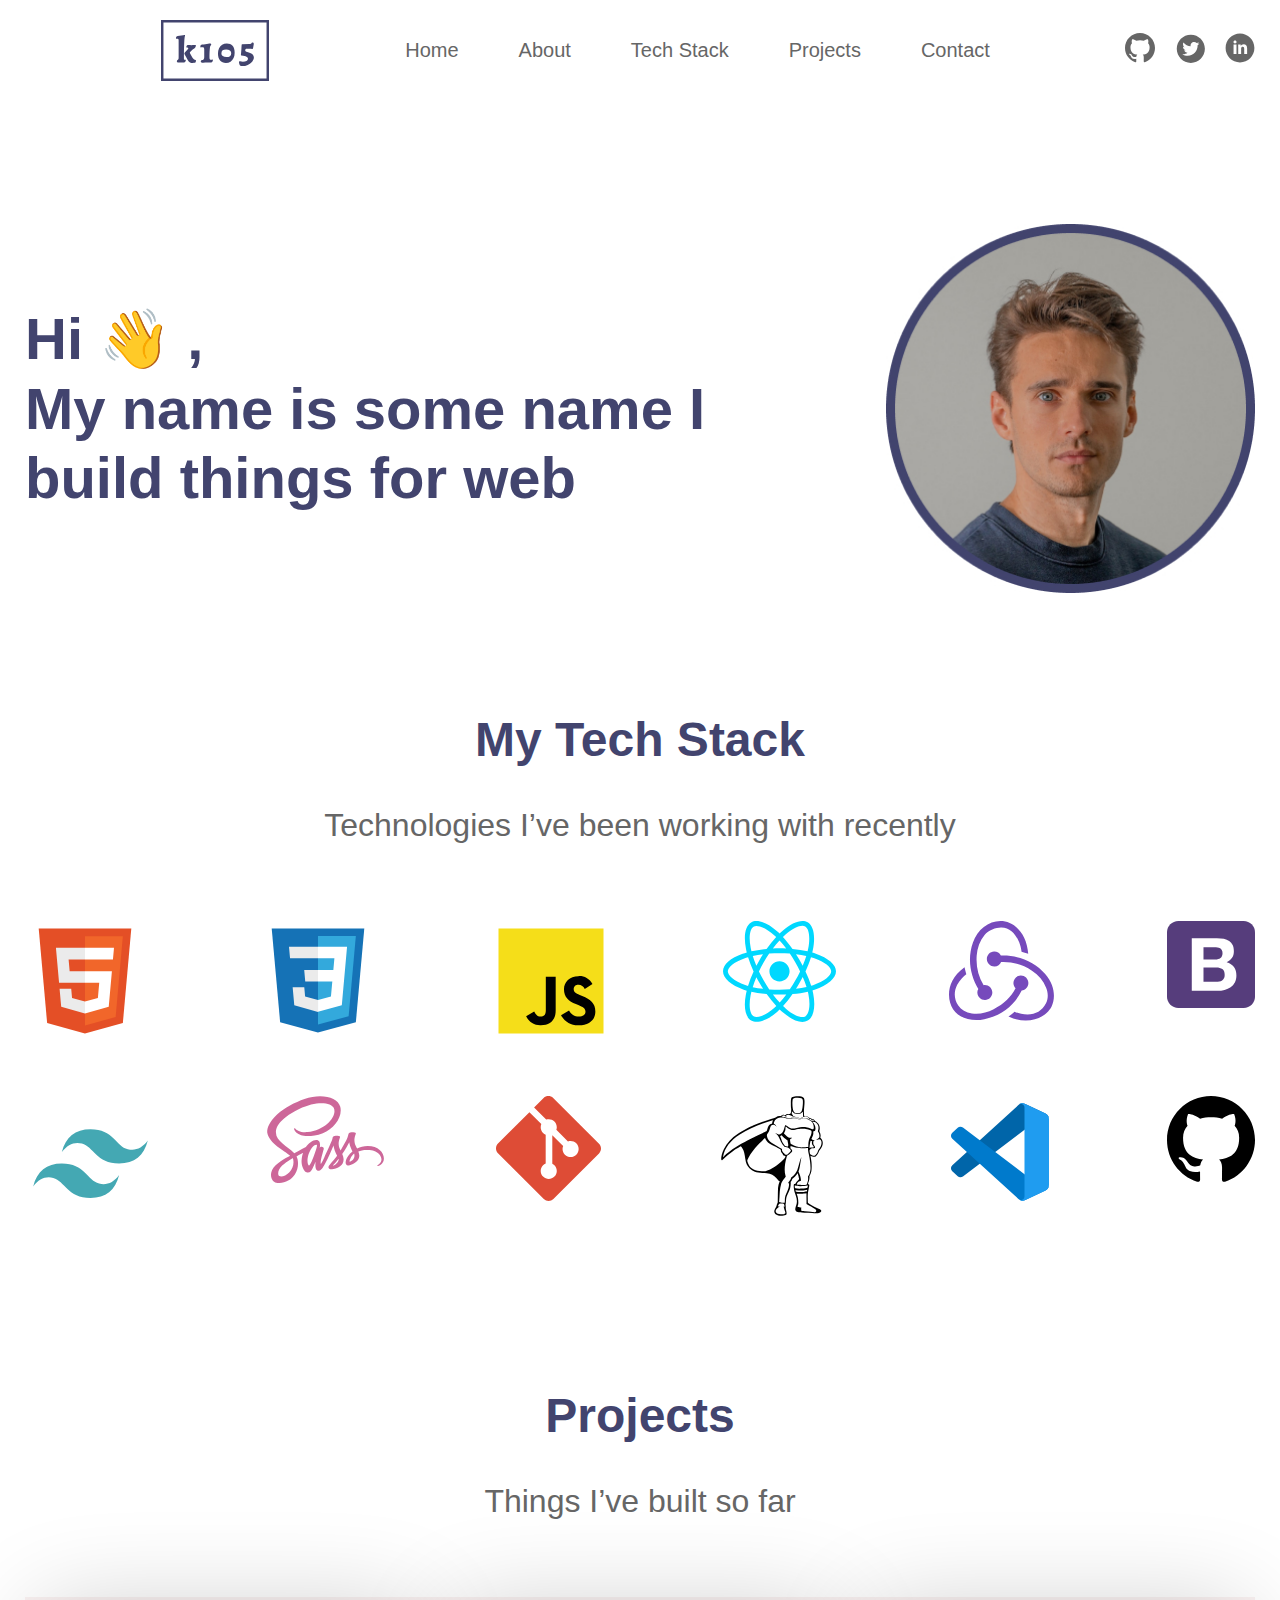
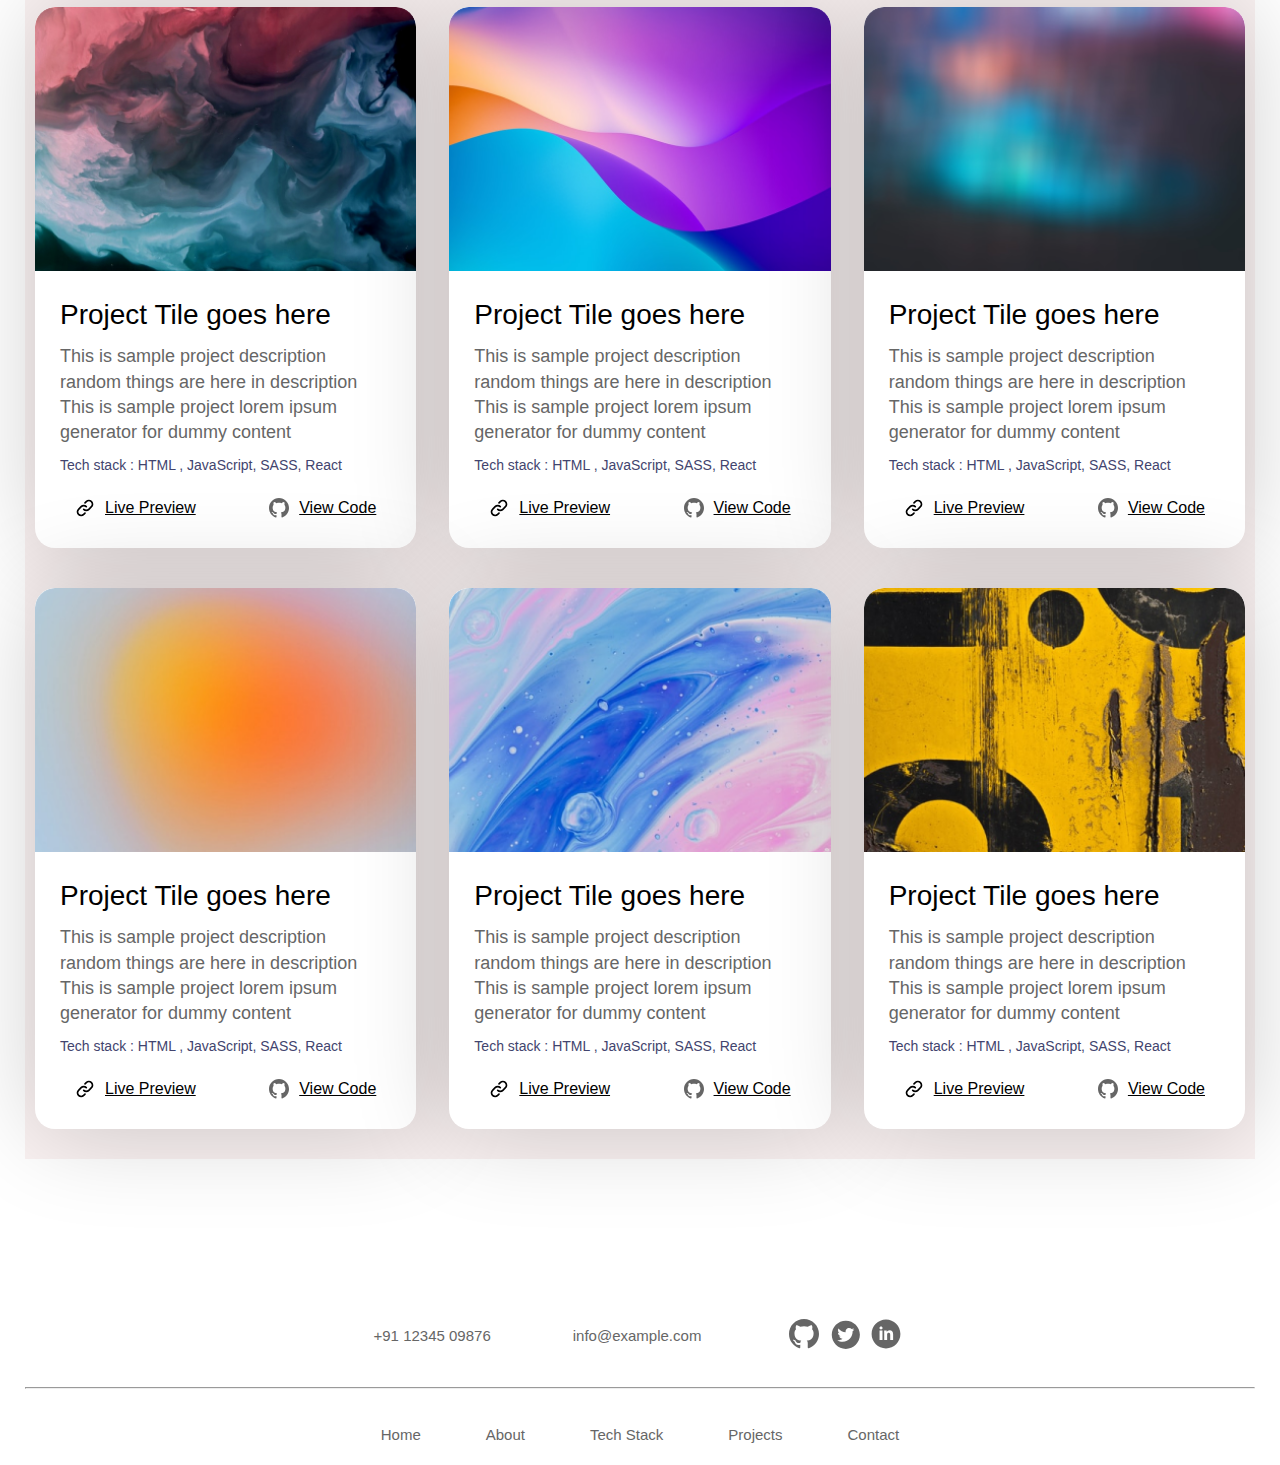
<file: index.html>
<!DOCTYPE html>
<html lang="en">
<head>
    <meta charset="UTF-8">
    <meta http-equiv="X-UA-Compatible" content="IE=edge">
    <meta name="viewport" content="width=device-width, user-scalable=no, initial-scale=1.0, maximum-scale=1.0, minimum-scale=1.0">
    <link rel="stylesheet" href="css/style.css">
    <title>Portfolio</title>
</head>
<body>
    <div class="container">
        
        <header class="header">
            <div class="overlay"></div>
            <a href="" class="logo">
                <img src="./img/svg/logo.svg" alt="">
            </a>
            <nav class="nav">
                <ul class="list">
                    <li class="item">
                        <a class="link" href="./index.html">Home</a>
                    </li>
                    <li class="item">
                        <a class="link" href="./about.html">About</a>
                    </li>
                    <li class="item">
                        <a class="link" href="./my-tech-stack.html">Tech Stack</a>
                    </li>
                    <li class="item">
                        <a class="link" href="./projects.html">Projects</a>
                    </li>
                    <li class="item">
                        <a class="link" href="./contact.html">Contact</a>
                    </li>
                </ul>
            </nav>

            <ul class="social-list">
                <li class="item">
                    <a href="">
                        <img class="icon" src="./img/svg/github.svg" alt="">
                    </a>
                </li>
                <li class="item">
                    <a href="">
                        <img class="icon" src="./img/svg/twitter.svg" alt="">
                    </a>
                </li>
                <li class="item">
                    <a href="">
                        <img class="icon" src="./img/svg/linkedin.svg" alt="">
                    </a>
                </li>
            </ul>

            <button class="nav-btn">
                <span class="nav-btn-line"></span>
                <span class="nav-btn-line"></span>
                <span class="nav-btn-line"></span>
            </button>
        </header>

        <section class="hero-section">

            <h1 class="h1 title">Hi 👋 ,<br>My name is some name I build things for web</h1>
            <img src="./img/jpg/author.jpg" alt="">

        </section>

        <section class="tech-stack-section section">

            <h2 class="h2 title">My Tech Stack</h2>
            <p class="subtitle">Technologies I’ve been working with recently</p>
            <div class="tech-stack-list-flex">
                <ul class="tech-stack-list">
                    <li class="tech-stack-item">
                        <img src="./img/svg/html.svg" alt="">
                    </li>
                    <li class="tech-stack-item">
                        <img src="./img/svg/css.svg" alt="">
                    </li>
                    <li class="tech-stack-item">
                        <img src="./img/svg/js.svg" alt="">
                    </li>
                    <li class="tech-stack-item">
                        <img src="./img/svg/react.svg" alt="">
                    </li>
                    <li class="tech-stack-item">
                        <img src="./img/svg/redux.svg" alt="">
                    </li>
                    <li class="tech-stack-item">
                        <img src="./img/svg/bootstrap.svg" alt="">
                    </li>
                </ul>
    
                <ul class="tech-stack-list">
                    <li class="tech-stack-item">
                        <img src="./img/svg/tailwind.svg" alt="">
                    </li>
                    <li class="tech-stack-item">
                        <img src="./img/svg/sass.svg" alt="">
                    </li>
                    <li class="tech-stack-item">
                        <img src="./img/svg/git.svg" alt="">
                    </li>
                    <li class="tech-stack-item">
                        <img src="./img/svg/greensock.svg" alt="">
                    </li>
                    <li class="tech-stack-item">
                        <img src="./img/svg/vscode.svg" alt="">
                    </li>
                    <li class="tech-stack-item">
                        <img src="./img/svg/github-fill.svg" alt="">
                    </li>
                </ul>
            </div>

            <ul class="tech-stack-list-adaptive">
                <li class="tech-stack-item">
                    <img src="./img/svg/redux.svg" alt="">
                </li>
                <li class="tech-stack-item">
                    <img src="./img/svg/bootstrap.svg" alt="">
                </li>
                <li class="tech-stack-item">
                    <img src="./img/svg/vscode.svg" alt="">
                </li>
                <li class="tech-stack-item">
                    <img src="./img/svg/github-fill.svg" alt="">
                </li>
            </ul>

        </section>

        <section class="projects-section section">
            <h2 class="h2 title">Projects</h2>
            <p class="subtitle">Things I’ve built so far</p>
            <div class="inner">
                <article class="project-card">
                    <img class="img" src="./img/jpg/projects/1.jpg" alt="">
                    <div class="content">
                        <h3 class="name">Project Tile goes here</h3>
                        <p class="desc">This is sample project description random
                        things are here in description This is sample project lorem ipsum generator for
                        dummy content</p>
                        <p class="stack"><b>Tech stack</b> : HTML , JavaScript, SASS, React</p>
                        <div class="actions">
                            <a href="" class="link">
                                <img class="icon" src="./img/svg/link.svg" alt="">Live Preview
                            </a>
                            <a href="" class="link">
                                <img class="icon" src="./img/svg/github.svg" alt="">View Code
                            </a>
                        </div>
                    </div>
                </article>
                <article class="project-card">
                    <img class="img" src="./img/jpg/projects/2.jpg" alt="">
                    <div class="content">
                        <h3 class="name">Project Tile goes here</h3>
                        <p class="desc">This is sample project description random
                        things are here in description This is sample project lorem ipsum generator for
                        dummy content</p>
                        <p class="stack"><b>Tech stack</b> : HTML , JavaScript, SASS,  React</p>
                        <div class="actions">
                            <a href="" class="link">
                                <img class="icon" src="./img/svg/link.svg" alt="">Live Preview
                        </a>
                        <a href="" class="link">
                            <img class="icon" src="./img/svg/github.svg" alt="">View Code
                        </a>
                        </div>
                    </div>
                </article>
                <article class="project-card">
                    <img class="img" src="./img/jpg/projects/3.jpg" alt="">
                    <div class="content">
                        <h3 class="name">Project Tile goes here</h3>
                        <p class="desc">This is sample project description random
                        things are here in description This is sample project lorem ipsum generator for
                        dummy content</p>
                        <p class="stack"><b>Tech stack</b> : HTML , JavaScript, SASS, React</p>
                        <div class="actions">
                            <a href="" class="link">
                                <img class="icon" src="./img/svg/link.svg" alt="">Live Preview
                            </a>
                            <a href="" class="link">
                                <img class="icon" src="./img/svg/github.svg" alt="">View Code
                            </a>
                        </div>
                    </div>
                </article>
                <article class="project-card">
                    <img class="img" src="./img/jpg/projects/4.jpg" alt="">
                    <div class="content">
                        <h3 class="name">Project Tile goes here</h3>
                        <p class="desc">This is sample project description random
                        things are here in description This is sample project lorem ipsum generator for
                        dummy content</p>
                        <p class="stack"><b>Tech stack</b> : HTML , JavaScript, SASS, React</p>
                        <div class="actions">
                            <a href="" class="link">
                                <img class="icon" src="./img/svg/link.svg" alt="">Live Preview
                            </a>
                            <a href="" class="link">
                                <img class="icon" src="./img/svg/github.svg" alt="">View Code
                            </a>
                        </div>
                    </div>
                </article>
                <article class="project-card">
                    <img class="img" src="./img/jpg/projects/5.jpg" alt="">
                    <div class="content">
                        <h3 class="name">Project Tile goes here</h3>
                        <p class="desc">This is sample project description random
                        things are here in description This is sample project lorem ipsum generator for
                        dummy content</p>
                        <p class="stack"><b>Tech stack</b> : HTML , JavaScript, SASS, React</p>
                        <div class="actions">
                            <a href="" class="link">
                                <img class="icon" src="./img/svg/link.svg" alt="">Live Preview
                            </a>
                            <a href="" class="link">
                                <img class="icon" src="./img/svg/github.svg" alt="">View Code
                            </a>
                        </div>
                    </div>
                </article>
                <article class="project-card">
                    <img class="img" src="./img/jpg/projects/6.jpg" alt="">
                    <div class="content">
                        <h3 class="name">Project Tile goes here</h3>
                        <p class="desc">This is sample project description random
                        things are here in description This is sample project lorem ipsum generator for
                        dummy content</p>
                        <p class="stack"><b>Tech stack</b> : HTML , JavaScript, SASS, React</p>
                        <div class="actions">
                            <a href="" class="link">
                                <img class="icon" src="./img/svg/link.svg" alt="">Live Preview
                            </a>
                            <a href="" class="link">
                                <img class="icon" src="./img/svg/github.svg" alt="">View Code
                            </a>
                        </div>
                    </div>
                </article>
            </div>
        </section>

        <footer class="footer">

            <div class="info">
                <a href="tel:+91 12345 09876">+91 12345 09876</a>
                <a href="mailto:info@example.com">info@example.com</a>
                <ul class="info-list">
                    <li class="item">
                        <a href="">
                            <img class="icon" src="./img/svg/github.svg" alt="">
                        </a>
                    </li>
                    <li class="item">
                        <a href="">
                            <img class="icon" src="./img/svg/twitter.svg" alt="">
                        </a>
                    </li>
                    <li class="item">
                        <a href="">
                            <img class="icon" src="./img/svg/linkedin.svg" alt="">
                        </a>
                    </li>
                </ul>
            </div>
            
            <hr>

            <nav class="footer-nav">
                <ul class="footer-list">
                    <li class="footer-item">
                        <a class="footer-link" href="./index.html">Home</a>
                    </li>
                    <li class="footer-item">
                        <a class="footer-link" href="./about.html">About</a>
                    </li>
                    <li class="footer-item">
                        <a class="footer-link" href="./my-tech-stack.html">Tech Stack</a>
                    </li>
                    <li class="footer-item">
                        <a class="footer-link" href="./projects.html">Projects</a>
                    </li>
                    <li class="footer-item">
                        <a class="footer-link" href="./contact.html">Contact</a>
                    </li>
                </ul>
            </nav>
            
        </footer>

    </div>
    <script src="js/main.js"></script>
</body>
</html>
</file>
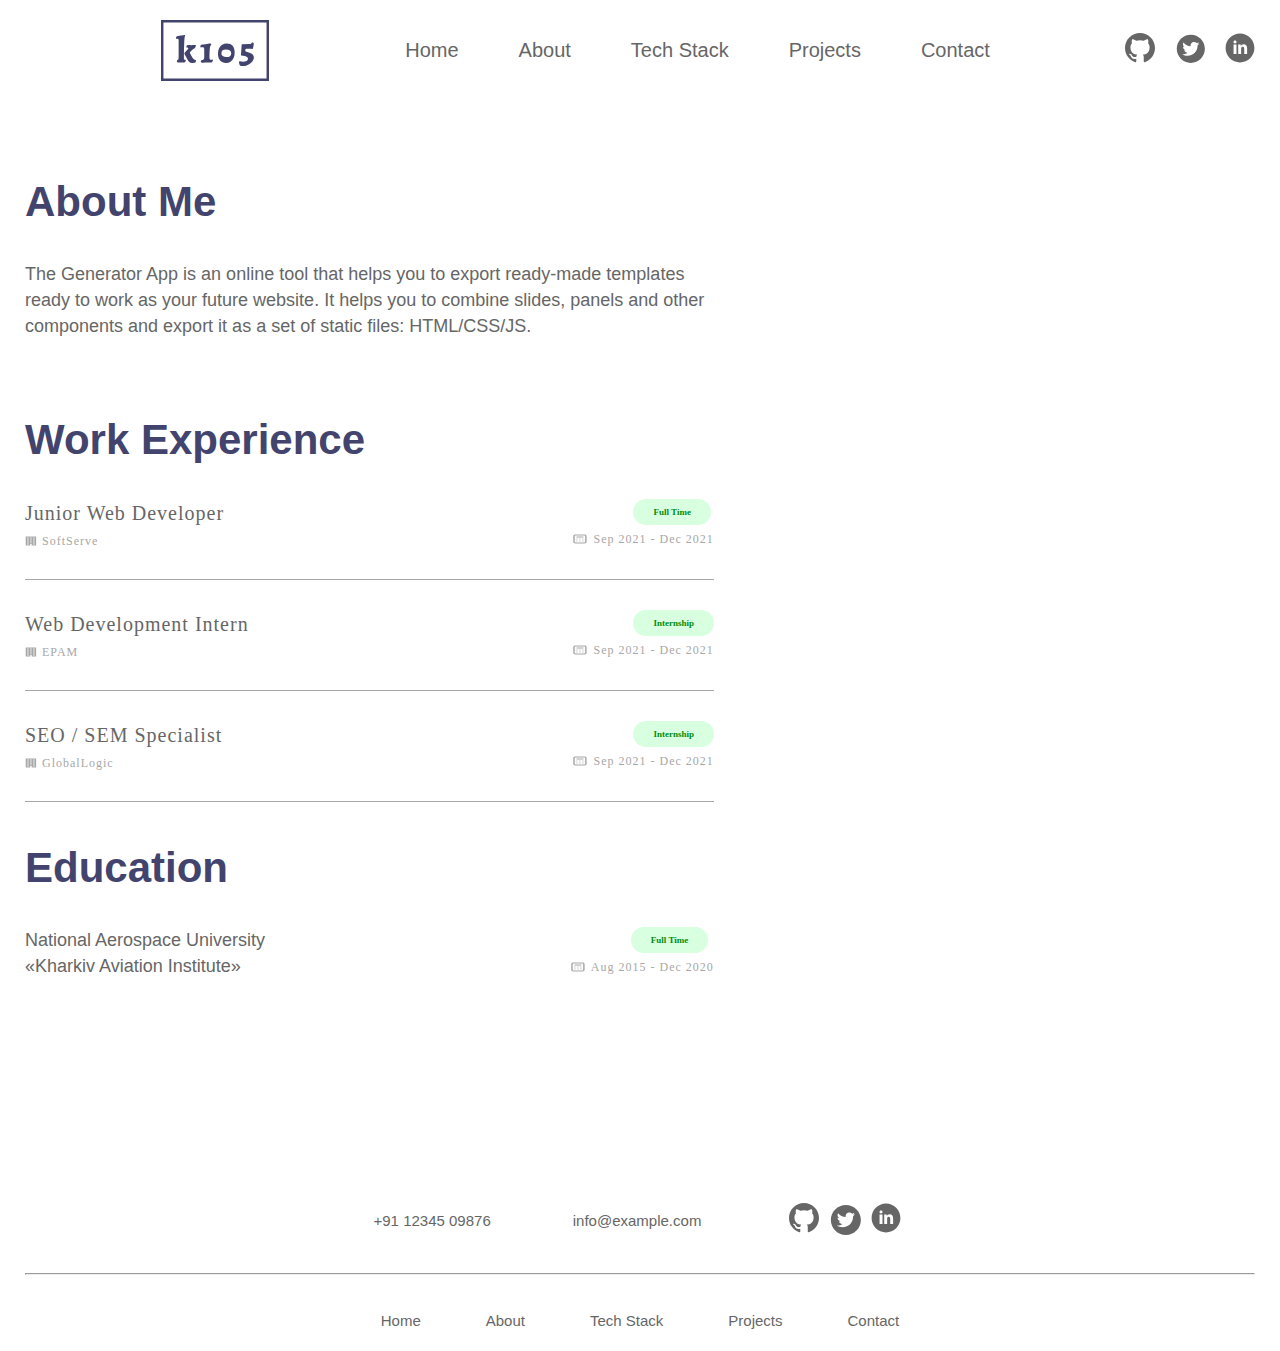
<file: about.html>
<!DOCTYPE html>
<html lang="en">
<head>
    <meta charset="UTF-8">
    <meta http-equiv="X-UA-Compatible" content="IE=edge">
    <meta name="viewport" content="width=device-width, user-scalable=no, initial-scale=1.0, maximum-scale=1.0, minimum-scale=1.0">
    <link rel="stylesheet" href="css/style.css">
    <title>About Me</title>
</head>
<body>
    <div class="container">

        <header class="header">
            <div class="overlay"></div>
            <a href="" class="logo">
                <img src="./img/svg/logo.svg" alt="">
            </a>
            <nav class="nav">
                <ul class="list">
                    <li class="item">
                        <a class="link" href="./index.html">Home</a>
                    </li>
                    <li class="item">
                        <a class="link" href="./about.html">About</a>
                    </li>
                    <li class="item">
                        <a class="link" href="./my-tech-stack.html">Tech Stack</a>
                    </li>
                    <li class="item">
                        <a class="link" href="./projects.html">Projects</a>
                    </li>
                    <li class="item">
                        <a class="link" href="./contact.html">Contact</a>
                    </li>
                </ul>
            </nav>

            <ul class="social-list">
                <li class="item">
                    <a href="">
                        <img class="icon" src="./img/svg/github.svg" alt="">
                    </a>
                </li>
                <li class="item">
                    <a href="">
                        <img class="icon" src="./img/svg/twitter.svg" alt="">
                    </a>
                </li>
                <li class="item">
                    <a href="">
                        <img class="icon" src="./img/svg/linkedin.svg" alt="">
                    </a>
                </li>
            </ul>

            <button class="nav-btn">
                <span class="nav-btn-line"></span>
                <span class="nav-btn-line"></span>
                <span class="nav-btn-line"></span>
            </button>
        </header>

        <section class="about-section section">
            <div class="wraper">
                <h2 class="title-about">About Me</h2>
                <p class="subtitle-about">The Generator App is an online tool that helps you to 
                    export ready-made templates ready to work as your future website. It 
                    helps you to combine slides, panels and other components and export it 
                    as a set of static files: HTML/CSS/JS.</p>
                <h2 class="title-about">Work Experience</h2>
                <div class="work-experience">
                    <div class="work-block">
                        <div class="work-block-experience">
                            <h3>Junior Web Developer</h3>
                            <div class="work-block-experience-list">
                                <img src="./img/svg/build.svg" alt="">
                                <p>SoftServe</p>
                            </div>
                        </div>
                        <div class="block-time">
                            <p class="work-time">Full Time</p>
                            <div class="work-block-time">
                                <img src="./img/svg/calendar.svg" alt="">
                                <p>Sep 2021 - Dec 2021</p>
                            </div>
                        </div>
                    </div>
                    <div class="work-block">
                        <div class="work-block-experience">
                            <h3>Web Development Intern</h3>
                            <div class="work-block-experience-list">
                                <img src="./img/svg/build.svg" alt="">
                                <p>EPAM</p>
                            </div>
                        </div>
                        <div class="block-time">
                            <p class="work-time">Internship</p>
                            <div class="work-block-time">
                                <img src="./img/svg/calendar.svg" alt="">
                                <p>Sep 2021 - Dec 2021</p>
                            </div>
                        </div>
                    </div>
                    <div class="work-block">
                        <div class="work-block-experience">
                            <h3>SEO / SEM Specialist</h3>
                            <div class="work-block-experience-list">
                                <img src="./img/svg/build.svg" alt="">
                                <p>GlobalLogic</p>
                            </div>
                        </div>
                        <div class="block-time">
                            <p class="work-time">Internship</p>
                            <div class="work-block-time">
                                <img src="./img/svg/calendar.svg" alt="">
                                <p>Sep 2021 - Dec 2021</p>
                            </div>
                        </div>
                    </div>
                </div>
                <h2 class="title-about-education">Education</h2>
                <div class="education-block">
                    <p class="subtitle-about">National Aerospace University <br> «Kharkiv Aviation Institute»</p>
                    <div class="block-time">
                        <p class="work-time">Full Time</p>
                        <div class="work-block-time">
                            <img src="./img/svg/calendar.svg" alt="">
                            <p>Aug 2015 - Dec 2020</p>
                        </div>
                    </div>
                </div>
            </div>

        </section>

        <footer class="footer">

            <div class="info">
                <a href="tel:+91 12345 09876">+91 12345 09876</a>
                <a href="mailto:info@example.com">info@example.com</a>
                <ul class="info-list">
                    <li>
                        <a href="">
                            <img src="./img/svg/github.svg" alt="">
                        </a>
                    </li>
                    <li>
                        <a href="">
                            <img src="./img/svg/twitter.svg" alt="">
                        </a>
                    </li>
                    <li>
                        <a href="">
                            <img src="./img/svg/linkedin.svg" alt="">
                        </a>
                    </li>
                </ul>
            </div>
            
            <hr>

            <nav class="footer-nav">
                <ul class="footer-list">
                    <li class="footer-item">
                        <a class="footer-link" href="./index.html">Home</a>
                    </li>
                    <li class="footer-item">
                        <a class="footer-link" href="./about.html">About</a>
                    </li>
                    <li class="footer-item">
                        <a class="footer-link" href="./my-tech-stack.html">Tech Stack</a>
                    </li>
                    <li class="footer-item">
                        <a class="footer-link" href="./projects.html">Projects</a>
                    </li>
                    <li class="footer-item">
                        <a class="footer-link" href="./contact.html">Contact</a>
                    </li>
                </ul>
            </nav>
            
        </footer>

    </div>
    <script src="js/main.js"></script>
</body>
</html>
</file>
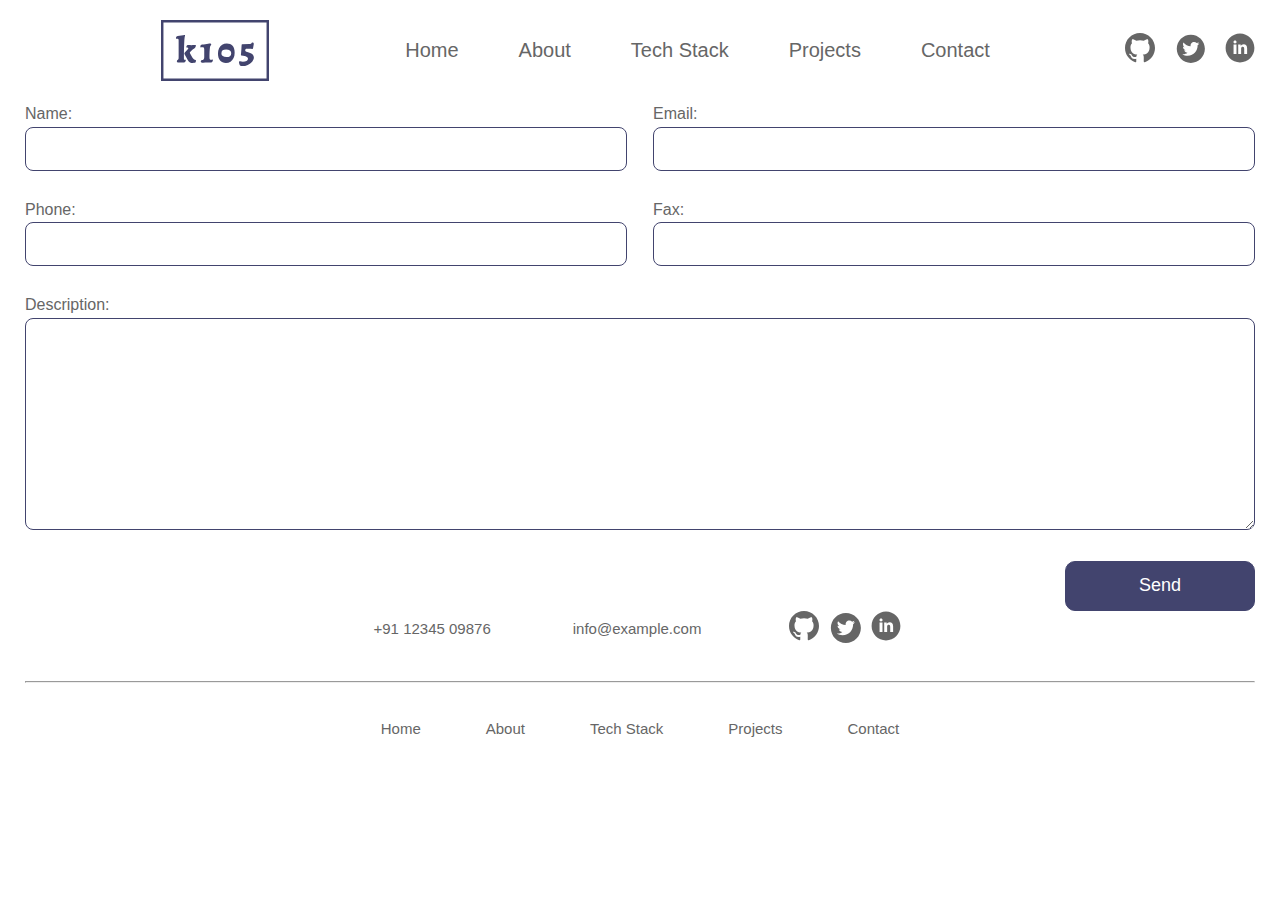
<file: contact.html>
<!DOCTYPE html>
<html lang="en">
<head>
    <meta charset="UTF-8">
    <meta http-equiv="X-UA-Compatible" content="IE=edge">
    <meta name="viewport" content="width=device-width, user-scalable=no, initial-scale=1.0, maximum-scale=1.0, minimum-scale=1.0">
    <link rel="stylesheet" href="css/style.css">
    <title>Contacts</title>
</head>
<body>
    <div class="container">

        <header class="header">
            <div class="overlay"></div>
            <a href="" class="logo">
                <img src="./img/svg/logo.svg" alt="">
            </a>
            <nav class="nav">
                <ul class="list">
                    <li class="item">
                        <a class="link" href="./index.html">Home</a>
                    </li>
                    <li class="item">
                        <a class="link" href="./about.html">About</a>
                    </li>
                    <li class="item">
                        <a class="link" href="./my-tech-stack.html">Tech Stack</a>
                    </li>
                    <li class="item">
                        <a class="link" href="./projects.html">Projects</a>
                    </li>
                    <li class="item">
                        <a class="link" href="./contact.html">Contact</a>
                    </li>
                </ul>
            </nav>

            <ul class="social-list">
                <li class="item">
                    <a href="">
                        <img class="icon" src="./img/svg/github.svg" alt="">
                    </a>
                </li>
                <li class="item">
                    <a href="">
                        <img class="icon" src="./img/svg/twitter.svg" alt="">
                    </a>
                </li>
                <li class="item">
                    <a href="">
                        <img class="icon" src="./img/svg/linkedin.svg" alt="">
                    </a>
                </li>
            </ul>

            <button class="nav-btn">
                <span class="nav-btn-line"></span>
                <span class="nav-btn-line"></span>
                <span class="nav-btn-line"></span>
            </button>
        </header>

        <form action="" class="form">
            <div class="form-adaptive">
                <div class="form-row">
                    <div class="form-col">
                        <label for="name">Name:</label>
                        <input type="text" id="name">
                    </div>
                    <div class="form-col">
                        <label for="email">Email:</label>
                        <input type="email" id="email">
                    </div>
                </div>
    
                <div class="form-row">
                    <div class="form-col">
                        <label for="phone">Phone:</label>
                        <input type="text" id="phone">
                    </div>
                    <div class="form-col">
                        <label for="fax">Fax:</label>
                        <input type="text" id="fax">
                    </div>
                </div>
            </div>

            <div class="form-row flex-end">
                <div class="form-col">
                    <label for="description">Description:</label>
                    <textarea name="description" id="description" cols="30" rows="10"></textarea>
                </div>
            </div>

            <div class="form-row flex-end cols-auto">
                <div class="form-col">
                    <button class="button" type="submit">Send</button>
                </div>
            </div>
        </form>

        <footer class="footer">

            <div class="info">
                <a href="tel:+91 12345 09876">+91 12345 09876</a>
                <a href="mailto:info@example.com">info@example.com</a>
                <ul class="info-list">
                    <li>
                        <a href="">
                            <img src="./img/svg/github.svg" alt="">
                        </a>
                    </li>
                    <li>
                        <a href="">
                            <img src="./img/svg/twitter.svg" alt="">
                        </a>
                    </li>
                    <li>
                        <a href="">
                            <img src="./img/svg/linkedin.svg" alt="">
                        </a>
                    </li>
                </ul>
            </div>
            
            <hr>

            <nav class="footer-nav">
                <ul class="footer-list">
                    <li class="footer-item">
                        <a class="footer-link" href="./index.html">Home</a>
                    </li>
                    <li class="footer-item">
                        <a class="footer-link" href="./about.html">About</a>
                    </li>
                    <li class="footer-item">
                        <a class="footer-link" href="./my-tech-stack.html">Tech Stack</a>
                    </li>
                    <li class="footer-item">
                        <a class="footer-link" href="./projects.html">Projects</a>
                    </li>
                    <li class="footer-item">
                        <a class="footer-link" href="./contact.html">Contact</a>
                    </li>
                </ul>
            </nav>
            
        </footer>
        
    </div>
    <script src="js/main.js"></script>
</body>
</html>
</file>
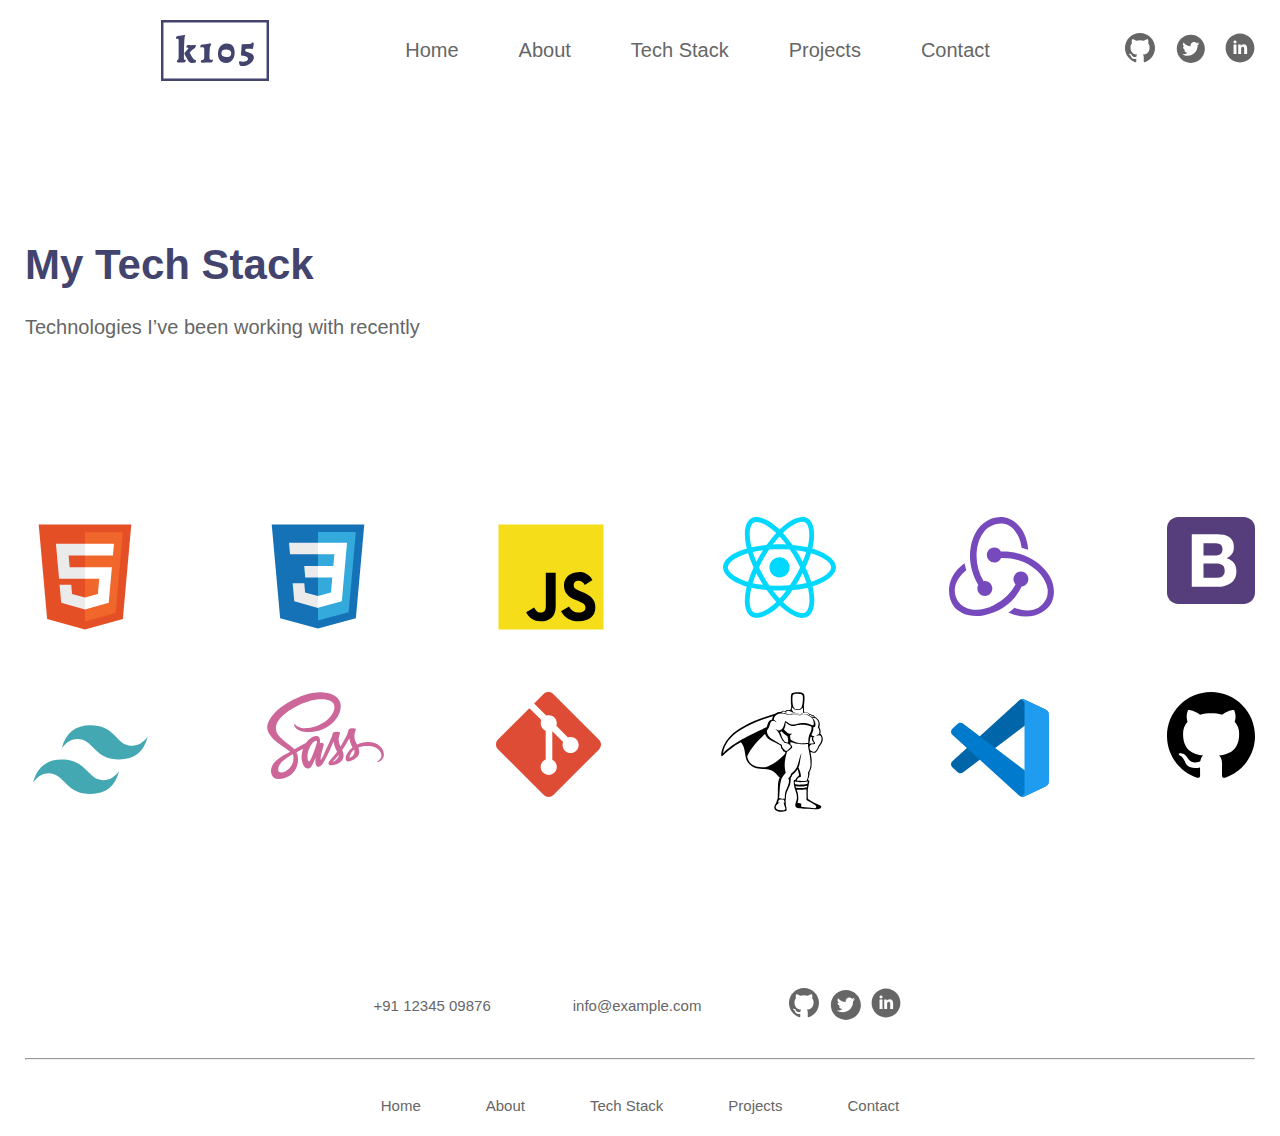
<file: my-tech-stack.html>
<!DOCTYPE html>
<html lang="en">
<head>
    <meta charset="UTF-8">
    <meta http-equiv="X-UA-Compatible" content="IE=edge">
    <meta name="viewport" content="width=device-width, user-scalable=no, initial-scale=1.0, maximum-scale=1.0, minimum-scale=1.0">
    <link rel="stylesheet" href="css/style.css">
    <title>My Tech Stack</title>
</head>
<body>
    <div class="container">

        <header class="header">
            <div class="overlay"></div>
            <a href="" class="logo">
                <img src="./img/svg/logo.svg" alt="">
            </a>
            <nav class="nav">
                <ul class="list">
                    <li class="item">
                        <a class="link" href="./index.html">Home</a>
                    </li>
                    <li class="item">
                        <a class="link" href="./about.html">About</a>
                    </li>
                    <li class="item">
                        <a class="link" href="./my-tech-stack.html">Tech Stack</a>
                    </li>
                    <li class="item">
                        <a class="link" href="./projects.html">Projects</a>
                    </li>
                    <li class="item">
                        <a class="link" href="./contact.html">Contact</a>
                    </li>
                </ul>
            </nav>

            <ul class="social-list">
                <li class="item">
                    <a href="">
                        <img class="icon" src="./img/svg/github.svg" alt="">
                    </a>
                </li>
                <li class="item">
                    <a href="">
                        <img class="icon" src="./img/svg/twitter.svg" alt="">
                    </a>
                </li>
                <li class="item">
                    <a href="">
                        <img class="icon" src="./img/svg/linkedin.svg" alt="">
                    </a>
                </li>
            </ul>

            <button class="nav-btn">
                <span class="nav-btn-line"></span>
                <span class="nav-btn-line"></span>
                <span class="nav-btn-line"></span>
            </button>
        </header>

        <section class="tech-stack-section section">

            <h2 class="title-my-tech">My Tech Stack</h2>
            <p class="subtitle-my-tech">Technologies I’ve been working with recently</p>
            <div class="tech-stack-list-flex">
                <ul class="tech-stack-list">
                    <li class="tech-stack-item">
                        <img src="./img/svg/html.svg" alt="">
                    </li>
                    <li class="tech-stack-item">
                        <img src="./img/svg/css.svg" alt="">
                    </li>
                    <li class="tech-stack-item">
                        <img src="./img/svg/js.svg" alt="">
                    </li>
                    <li class="tech-stack-item">
                        <img src="./img/svg/react.svg" alt="">
                    </li>
                    <li class="tech-stack-item">
                        <img src="./img/svg/redux.svg" alt="">
                    </li>
                    <li class="tech-stack-item">
                        <img src="./img/svg/bootstrap.svg" alt="">
                    </li>
                </ul>
    
                <ul class="tech-stack-list">
                    <li class="tech-stack-item">
                        <img src="./img/svg/tailwind.svg" alt="">
                    </li>
                    <li class="tech-stack-item">
                        <img src="./img/svg/sass.svg" alt="">
                    </li>
                    <li class="tech-stack-item">
                        <img src="./img/svg/git.svg" alt="">
                    </li>
                    <li class="tech-stack-item">
                        <img src="./img/svg/greensock.svg" alt="">
                    </li>
                    <li class="tech-stack-item">
                        <img src="./img/svg/vscode.svg" alt="">
                    </li>
                    <li class="tech-stack-item">
                        <img src="./img/svg/github-fill.svg" alt="">
                    </li>
                </ul>
            </div>

            <ul class="tech-stack-list-adaptive">
                <li class="tech-stack-item">
                    <img src="./img/svg/redux.svg" alt="">
                </li>
                <li class="tech-stack-item">
                    <img src="./img/svg/bootstrap.svg" alt="">
                </li>
                <li class="tech-stack-item">
                    <img src="./img/svg/vscode.svg" alt="">
                </li>
                <li class="tech-stack-item">
                    <img src="./img/svg/github-fill.svg" alt="">
                </li>
            </ul>

        </section>

        <footer class="footer">

            <div class="info">
                <a href="tel:+91 12345 09876">+91 12345 09876</a>
                <a href="mailto:info@example.com">info@example.com</a>
                <ul class="info-list">
                    <li>
                        <a href="">
                            <img src="./img/svg/github.svg" alt="">
                        </a>
                    </li>
                    <li>
                        <a href="">
                            <img src="./img/svg/twitter.svg" alt="">
                        </a>
                    </li>
                    <li>
                        <a href="">
                            <img src="./img/svg/linkedin.svg" alt="">
                        </a>
                    </li>
                </ul>
            </div>
            
            <hr>

            <nav class="footer-nav">
                <ul class="footer-list">
                    <li class="footer-item">
                        <a class="footer-link" href="./index.html">Home</a>
                    </li>
                    <li class="footer-item">
                        <a class="footer-link" href="./about.html">About</a>
                    </li>
                    <li class="footer-item">
                        <a class="footer-link" href="./my-tech-stack.html">Tech Stack</a>
                    </li>
                    <li class="footer-item">
                        <a class="footer-link" href="./projects.html">Projects</a>
                    </li>
                    <li class="footer-item">
                        <a class="footer-link" href="./contact.html">Contact</a>
                    </li>
                </ul>
            </nav>
            
        </footer>
        
    </div>
    <script src="js/main.js"></script>
</body>
</html>
</file>
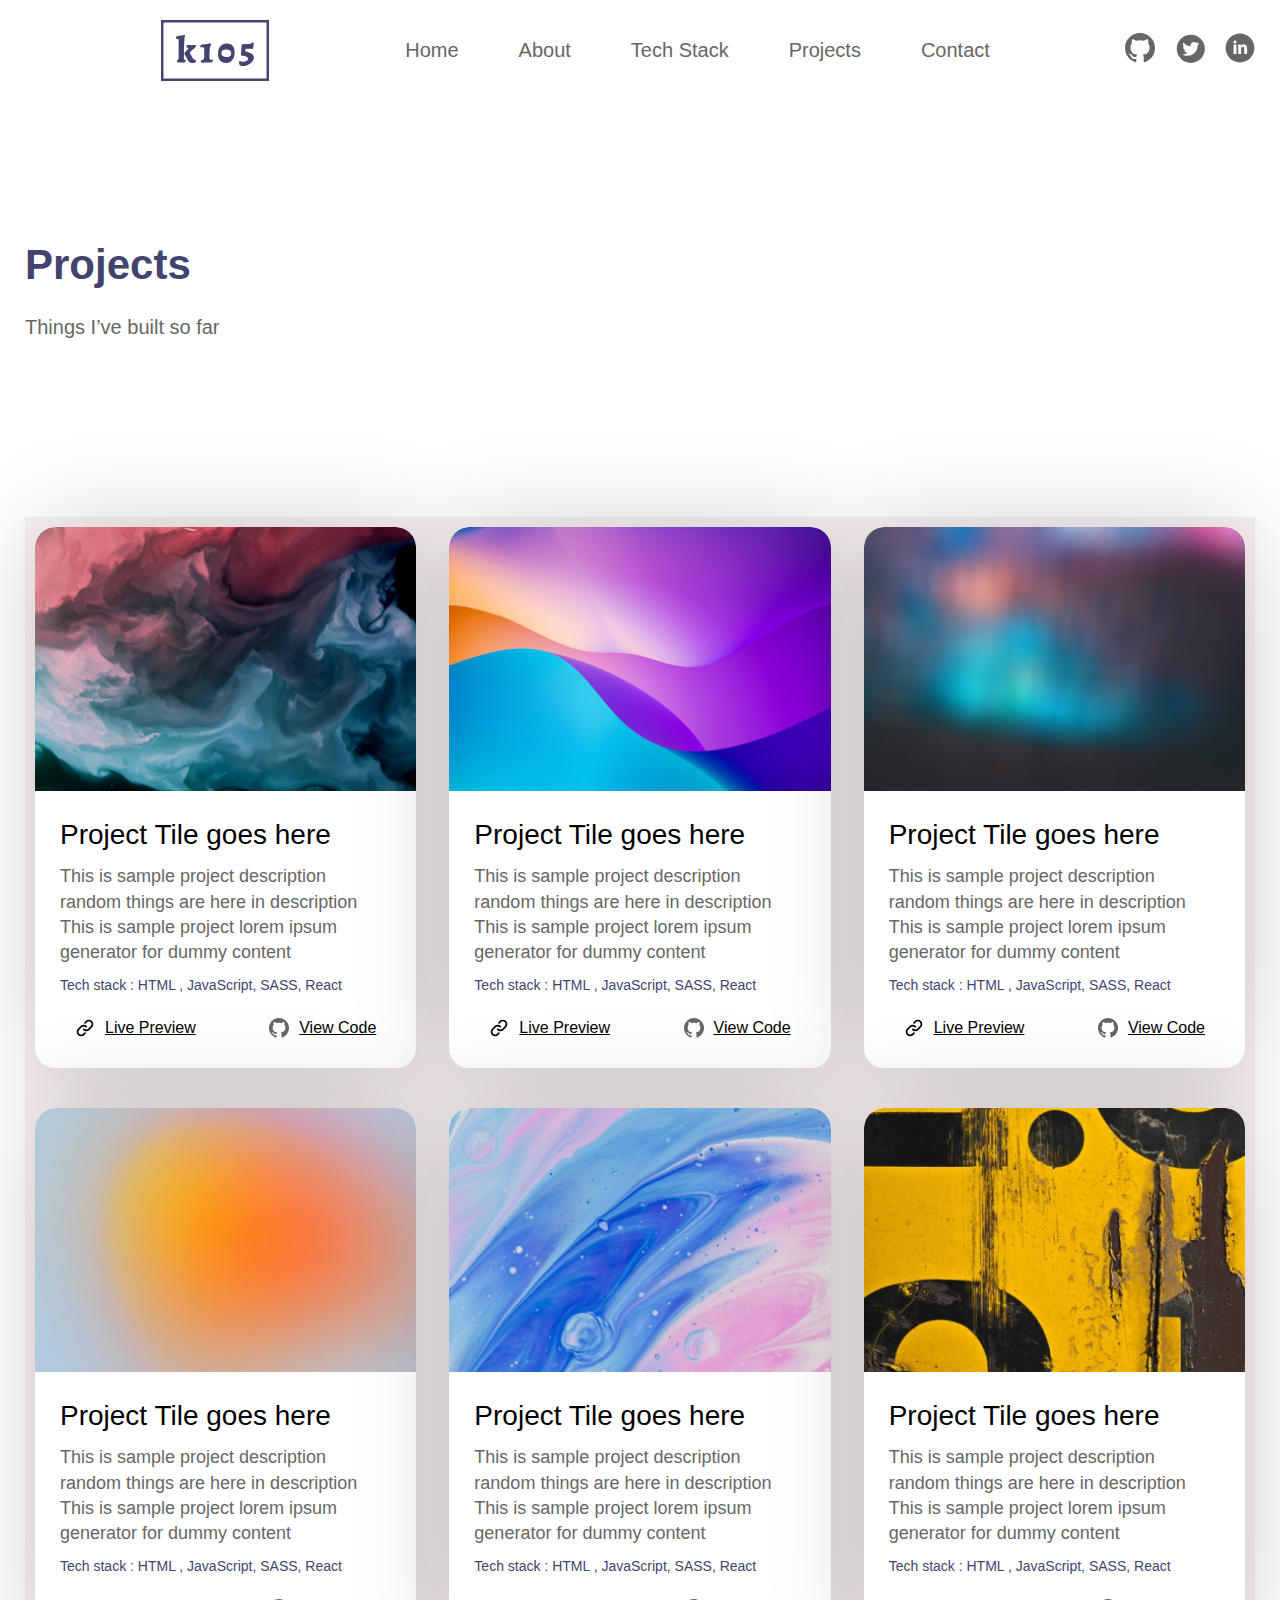
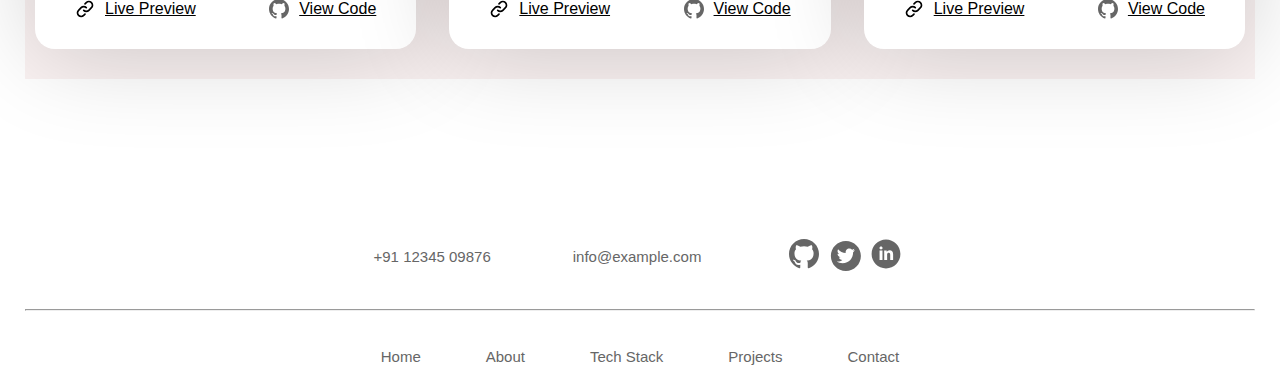
<file: projects.html>
<!DOCTYPE html>
<html lang="en">
<head>
    <meta charset="UTF-8">
    <meta http-equiv="X-UA-Compatible" content="IE=edge">
    <meta name="viewport" content="width=device-width, user-scalable=no, initial-scale=1.0, maximum-scale=1.0, minimum-scale=1.0">
    <link rel="stylesheet" href="css/style.css">
    <title>My Tech Stack</title>
</head>
<body>
    <div class="container">

        <header class="header">
            <div class="overlay"></div>
            <a href="" class="logo">
                <img src="./img/svg/logo.svg" alt="">
            </a>
            <nav class="nav">
                <ul class="list">
                    <li class="item">
                        <a class="link" href="./index.html">Home</a>
                    </li>
                    <li class="item">
                        <a class="link" href="./about.html">About</a>
                    </li>
                    <li class="item">
                        <a class="link" href="./my-tech-stack.html">Tech Stack</a>
                    </li>
                    <li class="item">
                        <a class="link" href="./projects.html">Projects</a>
                    </li>
                    <li class="item">
                        <a class="link" href="./contact.html">Contact</a>
                    </li>
                </ul>
            </nav>

            <ul class="social-list">
                <li class="item">
                    <a href="">
                        <img class="icon" src="./img/svg/github.svg" alt="">
                    </a>
                </li>
                <li class="item">
                    <a href="">
                        <img class="icon" src="./img/svg/twitter.svg" alt="">
                    </a>
                </li>
                <li class="item">
                    <a href="">
                        <img class="icon" src="./img/svg/linkedin.svg" alt="">
                    </a>
                </li>
            </ul>

            <button class="nav-btn">
                <span class="nav-btn-line"></span>
                <span class="nav-btn-line"></span>
                <span class="nav-btn-line"></span>
            </button>
        </header>

        <section class="projects-section section">
            <h2 class="title-projects">Projects</h2>
            <p class="subtitle-projects">Things I’ve built so far</p>
            <div class="inner">
                <article class="project-card">
                    <img class="img" src="./img/jpg/projects/1.jpg" alt="">
                    <div class="content">
                        <h3 class="name">Project Tile goes here</h3>
                        <p class="desc">This is sample project description random
                        things are here in description This is sample project lorem ipsum generator for
                        dummy content</p>
                        <p class="stack"><b>Tech stack</b> : HTML , JavaScript, SASS, React</p>
                        <div class="actions">
                            <a href="" class="link">
                                <img class="icon" src="./img/svg/link.svg" alt="">Live Preview
                            </a>
                            <a href="" class="link">
                                <img class="icon" src="./img/svg/github.svg" alt="">View Code
                            </a>
                        </div>
                    </div>
                </article>
                <article class="project-card">
                    <img class="img" src="./img/jpg/projects/2.jpg" alt="">
                    <div class="content">
                        <h3 class="name">Project Tile goes here</h3>
                        <p class="desc">This is sample project description random
                        things are here in description This is sample project lorem ipsum generator for
                        dummy content</p>
                        <p class="stack"><b>Tech stack</b> : HTML , JavaScript, SASS,  React</p>
                        <div class="actions">
                            <a href="" class="link">
                                <img class="icon" src="./img/svg/link.svg" alt="">Live Preview
                        </a>
                        <a href="" class="link">
                            <img class="icon" src="./img/svg/github.svg" alt="">View Code
                        </a>
                        </div>
                    </div>
                </article>
                <article class="project-card">
                    <img class="img" src="./img/jpg/projects/3.jpg" alt="">
                    <div class="content">
                        <h3 class="name">Project Tile goes here</h3>
                        <p class="desc">This is sample project description random
                        things are here in description This is sample project lorem ipsum generator for
                        dummy content</p>
                        <p class="stack"><b>Tech stack</b> : HTML , JavaScript, SASS, React</p>
                        <div class="actions">
                            <a href="" class="link">
                                <img class="icon" src="./img/svg/link.svg" alt="">Live Preview
                            </a>
                            <a href="" class="link">
                                <img class="icon" src="./img/svg/github.svg" alt="">View Code
                            </a>
                        </div>
                    </div>
                </article>
                <article class="project-card">
                    <img class="img" src="./img/jpg/projects/4.jpg" alt="">
                    <div class="content">
                        <h3 class="name">Project Tile goes here</h3>
                        <p class="desc">This is sample project description random
                        things are here in description This is sample project lorem ipsum generator for
                        dummy content</p>
                        <p class="stack"><b>Tech stack</b> : HTML , JavaScript, SASS, React</p>
                        <div class="actions">
                            <a href="" class="link">
                                <img class="icon" src="./img/svg/link.svg" alt="">Live Preview
                            </a>
                            <a href="" class="link">
                                <img class="icon" src="./img/svg/github.svg" alt="">View Code
                            </a>
                        </div>
                    </div>
                </article>
                <article class="project-card">
                    <img class="img" src="./img/jpg/projects/5.jpg" alt="">
                    <div class="content">
                        <h3 class="name">Project Tile goes here</h3>
                        <p class="desc">This is sample project description random
                        things are here in description This is sample project lorem ipsum generator for
                        dummy content</p>
                        <p class="stack"><b>Tech stack</b> : HTML , JavaScript, SASS, React</p>
                        <div class="actions">
                            <a href="" class="link">
                                <img class="icon" src="./img/svg/link.svg" alt="">Live Preview
                            </a>
                            <a href="" class="link">
                                <img class="icon" src="./img/svg/github.svg" alt="">View Code
                            </a>
                        </div>
                    </div>
                </article>
                <article class="project-card">
                    <img class="img" src="./img/jpg/projects/6.jpg" alt="">
                    <div class="content">
                        <h3 class="name">Project Tile goes here</h3>
                        <p class="desc">This is sample project description random
                        things are here in description This is sample project lorem ipsum generator for
                        dummy content</p>
                        <p class="stack"><b>Tech stack</b> : HTML , JavaScript, SASS, React</p>
                        <div class="actions">
                            <a href="" class="link">
                                <img class="icon" src="./img/svg/link.svg" alt="">Live Preview
                            </a>
                            <a href="" class="link">
                                <img class="icon" src="./img/svg/github.svg" alt="">View Code
                            </a>
                        </div>
                    </div>
                </article>
            </div>
        </section>

        <footer class="footer">

            <div class="info">
                <a href="tel:+91 12345 09876">+91 12345 09876</a>
                <a href="mailto:info@example.com">info@example.com</a>
                <ul class="info-list">
                    <li>
                        <a href="">
                            <img src="./img/svg/github.svg" alt="">
                        </a>
                    </li>
                    <li>
                        <a href="">
                            <img src="./img/svg/twitter.svg" alt="">
                        </a>
                    </li>
                    <li>
                        <a href="">
                            <img src="./img/svg/linkedin.svg" alt="">
                        </a>
                    </li>
                </ul>
            </div>
            
            <hr>

            <nav class="footer-nav">
                <ul class="footer-list">
                    <li class="footer-item">
                        <a class="footer-link" href="./index.html">Home</a>
                    </li>
                    <li class="footer-item">
                        <a class="footer-link" href="./about.html">About</a>
                    </li>
                    <li class="footer-item">
                        <a class="footer-link" href="./my-tech-stack.html">Tech Stack</a>
                    </li>
                    <li class="footer-item">
                        <a class="footer-link" href="./projects.html">Projects</a>
                    </li>
                    <li class="footer-item">
                        <a class="footer-link" href="./contact.html">Contact</a>
                    </li>
                </ul>
            </nav>
            
        </footer>
        
    </div>
    <script src="js/main.js"></script>
</body>
</html>
</file>
<file: css/style.css>
@import "reset.css";
@import "fonts.css";
@import "common.css";
@import "components/main.css";
</file>
